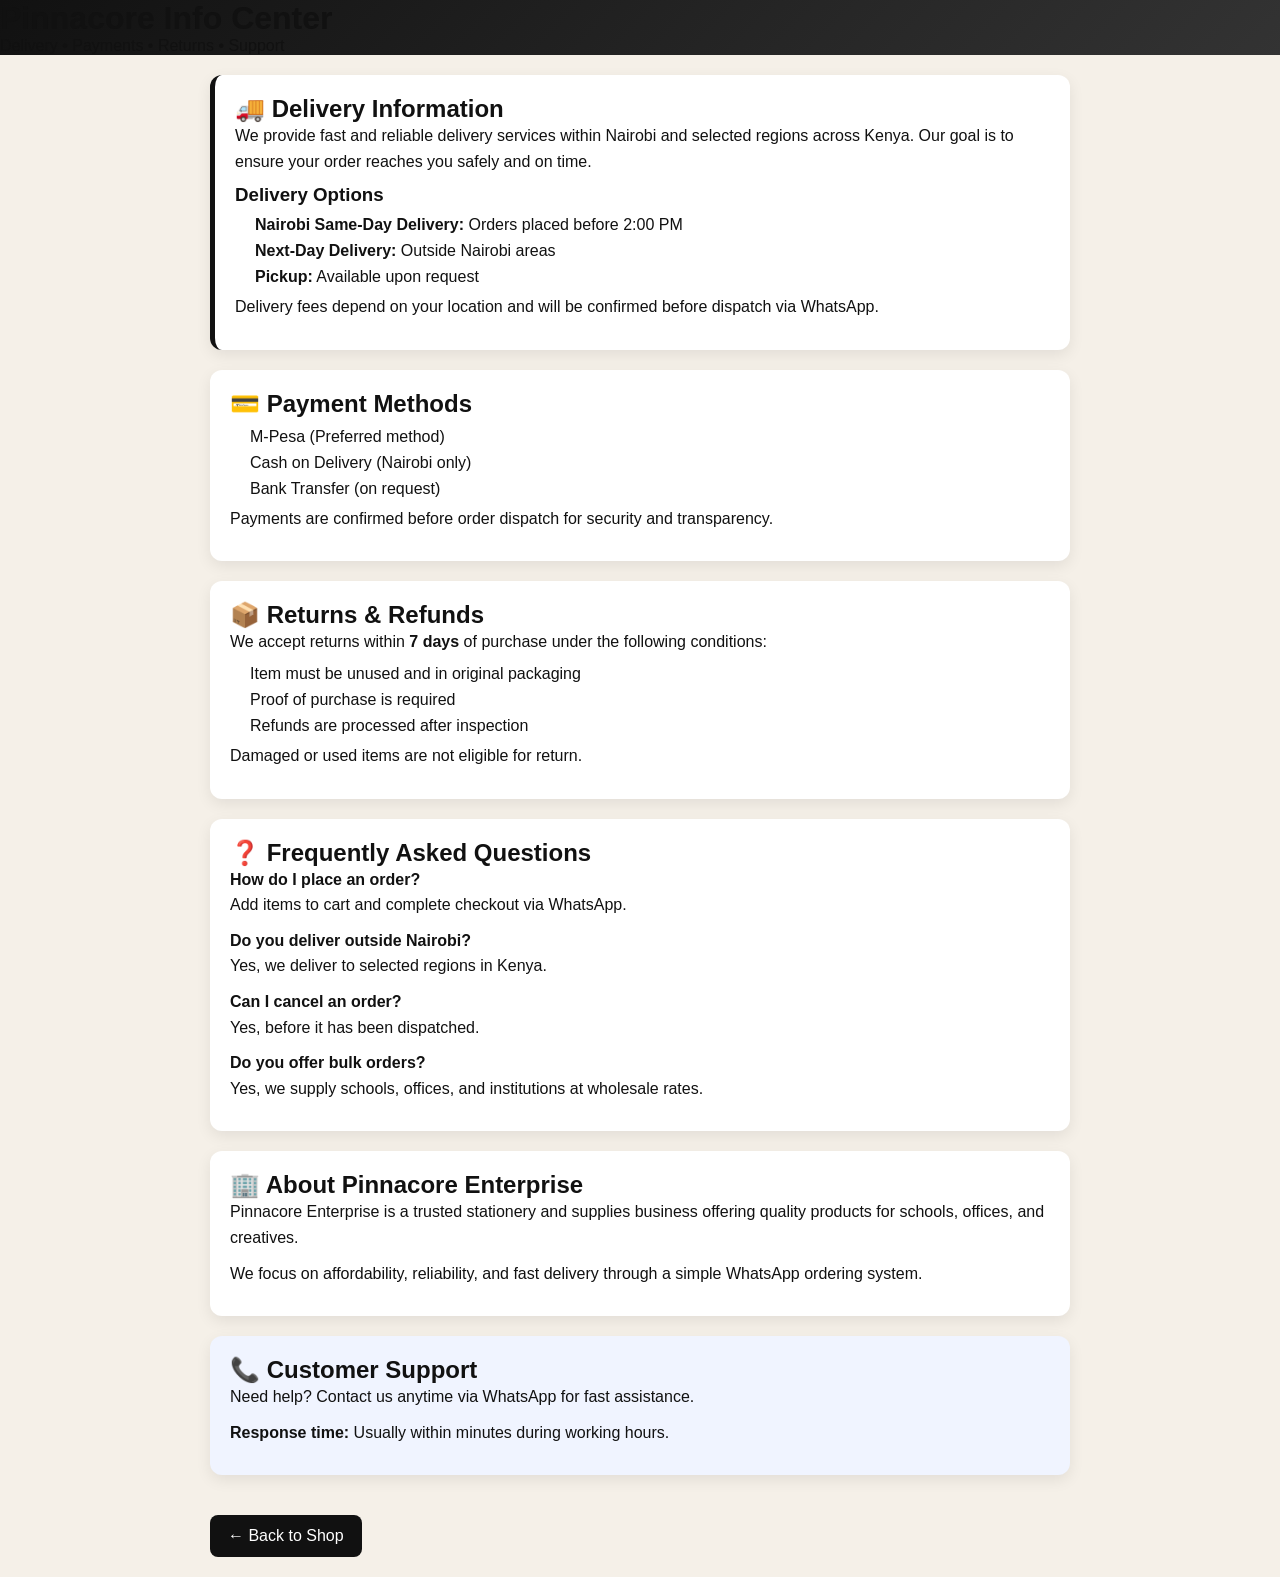
<file: info.html>
<!DOCTYPE html>
<html lang="en">
<head>
  <meta charset="UTF-8">
  <meta name="viewport" content="width=device-width, initial-scale=1.0">
  <title>Info Center | Pinnacore Enterprise</title>

  <link rel="stylesheet" href="style.css">

  <style>
    html {
      scroll-behavior: smooth;
    }
  </style>
</head>

<body>

  <!-- HEADER -->
  <header class="info-header">
    <h1>Pinnacore Info Center</h1>
    <p>Delivery • Payments • Returns • Support</p>
  </header>

  <!-- CONTENT -->
  <main class="info-container">

    <!-- DELIVERY -->
    <section id="delivery" class="info-card highlight">
      <h2>🚚 Delivery Information</h2>

      <p>
        We provide fast and reliable delivery services within Nairobi and selected regions across Kenya.
        Our goal is to ensure your order reaches you safely and on time.
      </p>

      <h3>Delivery Options</h3>
      <ul>
        <li><strong>Nairobi Same-Day Delivery:</strong> Orders placed before 2:00 PM</li>
        <li><strong>Next-Day Delivery:</strong> Outside Nairobi areas</li>
        <li><strong>Pickup:</strong> Available upon request</li>
      </ul>

      <p>
        Delivery fees depend on your location and will be confirmed before dispatch via WhatsApp.
      </p>
    </section>

    <!-- PAYMENTS -->
    <section id="payments" class="info-card">
      <h2>💳 Payment Methods</h2>

      <ul>
        <li>M-Pesa (Preferred method)</li>
        <li>Cash on Delivery (Nairobi only)</li>
        <li>Bank Transfer (on request)</li>
      </ul>

      <p>
        Payments are confirmed before order dispatch for security and transparency.
      </p>
    </section>

    <!-- RETURNS -->
    <section id="returns" class="info-card">
      <h2>📦 Returns & Refunds</h2>

      <p>
        We accept returns within <strong>7 days</strong> of purchase under the following conditions:
      </p>

      <ul>
        <li>Item must be unused and in original packaging</li>
        <li>Proof of purchase is required</li>
        <li>Refunds are processed after inspection</li>
      </ul>

      <p>
        Damaged or used items are not eligible for return.
      </p>
    </section>

    <!-- FAQ -->
    <section id="faq" class="info-card">
      <h2>❓ Frequently Asked Questions</h2>

      <p><strong>How do I place an order?</strong><br>
      Add items to cart and complete checkout via WhatsApp.</p>

      <p><strong>Do you deliver outside Nairobi?</strong><br>
      Yes, we deliver to selected regions in Kenya.</p>

      <p><strong>Can I cancel an order?</strong><br>
      Yes, before it has been dispatched.</p>

      <p><strong>Do you offer bulk orders?</strong><br>
      Yes, we supply schools, offices, and institutions at wholesale rates.</p>
    </section>

    <!-- ABOUT -->
    <section id="about" class="info-card">
      <h2>🏢 About Pinnacore Enterprise</h2>

      <p>
        Pinnacore Enterprise is a trusted stationery and supplies business offering
        quality products for schools, offices, and creatives.
      </p>

      <p>
        We focus on affordability, reliability, and fast delivery through a simple WhatsApp ordering system.
      </p>
    </section>

    <!-- SUPPORT -->
    <section id="support" class="info-card support">
      <h2>📞 Customer Support</h2>

      <p>
        Need help? Contact us anytime via WhatsApp for fast assistance.
      </p>

      <p><strong>Response time:</strong> Usually within minutes during working hours.</p>
    </section>

    <!-- BACK BUTTON -->
    <a href="index.html" class="back-btn">← Back to Shop</a>

  </main>

</body>
</html>
</file>
<file: style.css>
/* ─────────────────────────────────────────────
   PAPYRUS & CO. — PREMIUM STATIONERY
   style.css
───────────────────────────────────────────── */

/* ── Variables ── */
:root {
  --beige: #f5f0e8;
  --beige-dark: #ede6d6;
  --beige-mid: #e8dfc8;
  --white: #ffffff;
  --black: #111111;
  --black-soft: #1e1e1e;
  --charcoal: #2d2d2d;
  --orange: #e8601c;
  --orange-light: #f07840;
  --orange-pale: #fdf0e8;
  --gray: #888;
  --gray-light: #ccc;
  --border: rgba(17,17,17,.1);
  --border-mid: rgba(17,17,17,.18);
  --shadow-sm: 0 2px 12px rgba(0,0,0,.06);
  --shadow-md: 0 8px 32px rgba(0,0,0,.10);
  --shadow-lg: 0 24px 64px rgba(0,0,0,.14);
  --radius: 14px;
  --radius-sm: 8px;
  --font-display: 'Cormorant Garamond', Georgia, serif;
  --font-body: 'DM Sans', sans-serif;
  --transition: .3s cubic-bezier(.4,0,.2,1);
}

/* ── Reset ── */
*, *::before, *::after { box-sizing: border-box; margin: 0; padding: 0; }
html { scroll-behavior: smooth; }
body {
  font-family: var(--font-body);
  background: var(--beige);
  color: var(--black);
  overflow-x: hidden;
}
img { display: block; max-width: 100%; }
a { text-decoration: none; color: inherit; }
ul { list-style: none; }
button { cursor: pointer; border: none; background: none; font-family: inherit; }
input, select { font-family: inherit; }

/* ── Scrollbar ── */
::-webkit-scrollbar { width: 6px; }
::-webkit-scrollbar-track { background: var(--beige); }
::-webkit-scrollbar-thumb { background: var(--orange); border-radius: 99px; }

/* ══════════════════════════════════════════
   HEADER
══════════════════════════════════════════ */
.site-header {
  position: fixed; top: 0; left: 0; right: 0; z-index: 900;
  background: rgba(245,240,232,.92);
  backdrop-filter: blur(16px);
  border-bottom: 1px solid var(--border);
  transition: box-shadow var(--transition);
}
.site-header.scrolled { box-shadow: var(--shadow-md); }

.header-inner {
  display: flex; align-items: center; gap: 1rem;
  max-width: 1400px; margin: auto;
  padding: .9rem 2rem;
}

.logo {
  display: flex; align-items: center; gap: .5rem;
  font-family: var(--font-display);
  font-size: 1.55rem; font-weight: 600;
  letter-spacing: -.01em; color: var(--black);
  flex: 1;
}
.logo em { font-style: italic; color: var(--orange); }
.logo-icon { color: var(--orange); font-size: 1.1rem; }

.main-nav {
  display: flex; gap: 2rem;
}
.main-nav a {
  font-size: .9rem; font-weight: 500; letter-spacing: .04em;
  text-transform: uppercase; color: var(--charcoal);
  position: relative; padding-bottom: 2px;
  transition: color var(--transition);
}
.main-nav a::after {
  content: ''; position: absolute; bottom: 0; left: 0;
  width: 0; height: 2px; background: var(--orange);
  transition: width var(--transition);
}
.main-nav a:hover { color: var(--orange); }
.main-nav a:hover::after { width: 100%; }

.header-actions {
  display: flex; align-items: center; gap: .5rem; margin-left: auto;
}
.search-toggle, .cart-toggle {
  width: 40px; height: 40px;
  display: flex; align-items: center; justify-content: center;
  border-radius: 50%; transition: background var(--transition);
}
.search-toggle:hover, .cart-toggle:hover { background: var(--beige-dark); }

.cart-toggle { position: relative; }
.cart-badge {
  position: absolute; top: 4px; right: 4px;
  background: var(--orange); color: #fff;
  font-size: .6rem; font-weight: 700;
  width: 16px; height: 16px; border-radius: 50%;
  display: flex; align-items: center; justify-content: center;
  opacity: 0; transform: scale(0);
  transition: all var(--transition);
}
.cart-badge.visible { opacity: 1; transform: scale(1); }

/* Search bar */
.search-bar-wrap {
  max-height: 0; overflow: hidden;
  transition: max-height .4s cubic-bezier(.4,0,.2,1), padding .3s;
  display: flex; align-items: center; gap: .5rem;
  padding: 0 2rem;
  background: var(--white);
  border-top: 1px solid transparent;
}
.search-bar-wrap.open {
  max-height: 70px; padding: .7rem 2rem;
  border-top-color: var(--border);
}
.search-bar {
  flex: 1; padding: .65rem 1rem;
  border: 1.5px solid var(--border-mid);
  border-radius: var(--radius-sm); background: var(--beige);
  font-size: .95rem; outline: none;
  transition: border-color var(--transition);
}
.search-bar:focus { border-color: var(--orange); }
.search-close {
  width: 34px; height: 34px; display: flex; align-items: center;
  justify-content: center; border-radius: 50%; font-size: 1rem;
  color: var(--gray); transition: all var(--transition);
}
.search-close:hover { background: var(--beige-dark); color: var(--black); }

/* Mobile menu button */
.mobile-menu-btn {
  display: none; flex-direction: column; gap: 5px;
  width: 34px; padding: 4px;
}
.mobile-menu-btn span {
  display: block; height: 2px; background: var(--black);
  border-radius: 2px; transition: all var(--transition);
}

/* ── Mobile Nav ── */.mobile-overlay {
  position: fixed;
  inset: 0;
  background: rgba(0,0,0,.45);
  z-index: 1000;
  opacity: 0;
  visibility: hidden;
  transition: all var(--transition);
}

.mobile-overlay.active {
  opacity: 1;
  visibility: visible;
}

.mobile-overlay.active { opacity: 1; }

.mobile-nav {
  position: fixed; top: 0; left: -320px; width: 300px; height: 100%;
  background: var(--white); z-index: 1001;
  padding: 2rem 1.5rem; display: flex; flex-direction: column; gap: 1rem;
  transition: left .4s cubic-bezier(.4,0,.2,1);
  overflow-y: auto;
}
.mobile-nav.active {
  left: 0;
}.mobile-nav-close {
  align-self: flex-end; font-size: 1.3rem;
  color: var(--gray); margin-bottom: .5rem;
}
.mob-link {
  font-size: 1.2rem; font-family: var(--font-display); font-weight: 600;
  color: var(--black); padding: .5rem 0;
  border-bottom: 1px solid var(--border);
}
.mob-categories { margin-top: 1rem; }
.mob-categories h4 {
  font-size: .75rem; text-transform: uppercase;
  letter-spacing: .08em; color: var(--gray); margin-bottom: .7rem;
}
.mob-cat-btn {
  display: block; width: 100%; text-align: left;
  padding: .45rem 0; font-size: .95rem;
  color: var(--charcoal); border-bottom: 1px solid var(--border);
  transition: color var(--transition);
}
.mob-cat-btn:hover, .mob-cat-btn.active { color: var(--orange); font-weight: 600; }

/* ══════════════════════════════════════════
   CART SIDEBAR
══════════════════════════════════════════ */
.cart-overlay {
  display: none; position: fixed; inset: 0;
  background: rgba(0,0,0,.4); z-index: 950;
}
.cart-overlay.show { display: block; }

.cart-sidebar {
  position: fixed; top: 0; right: -430px; width: 410px; height: 100%;
  background: var(--white); z-index: 960;
  display: flex; flex-direction: column;
  box-shadow: var(--shadow-lg);
  transition: right .4s cubic-bezier(.4,0,.2,1);
}
.cart-sidebar.open { right: 0; }

.cart-header {
  display: flex; align-items: center; justify-content: space-between;
  padding: 1.5rem;
  border-bottom: 1px solid var(--border);
}
.cart-header h2 {
  font-family: var(--font-display); font-size: 1.6rem; font-weight: 600;
}
.cart-close {
  width: 36px; height: 36px; border-radius: 50%;
  font-size: 1rem; color: var(--gray);
  transition: all var(--transition);
}
.cart-close:hover { background: var(--beige); color: var(--black); }

.cart-items {
  flex: 1; overflow-y: auto; padding: 1rem 1.5rem;
}
.cart-empty {
  text-align: center; color: var(--gray);
  margin-top: 3rem; font-style: italic;
}

.cart-item {
  display: flex; gap: 1rem; padding: .9rem 0;
  border-bottom: 1px solid var(--border);
  animation: fadeInUp .3s ease;
}
.cart-item-img {
  width: 64px; height: 64px; border-radius: var(--radius-sm);
  background: var(--beige); display: flex; align-items: center;
  justify-content: center; font-size: 2rem; flex-shrink: 0;
}
.cart-item-info { flex: 1; }
.cart-item-name { font-weight: 600; font-size: .9rem; margin-bottom: .2rem; }
.cart-item-price { color: var(--orange); font-weight: 700; font-size: .9rem; }
.cart-item-qty-row {
  display: flex; align-items: center; gap: .5rem; margin-top: .4rem;
}
.qty-btn {
  width: 26px; height: 26px; border-radius: 50%;
  background: var(--beige); font-size: 1rem; font-weight: 700;
  display: flex; align-items: center; justify-content: center;
  transition: all var(--transition);
}
.qty-btn:hover { background: var(--orange); color: #fff; }
.qty-display { font-size: .9rem; font-weight: 600; min-width: 20px; text-align: center; }
.cart-item-remove {
  color: var(--gray); font-size: .8rem; margin-left: auto;
  align-self: flex-start; padding: .2rem;
  transition: color var(--transition);
}
.cart-item-remove:hover { color: #e53e3e; }

.cart-footer {
  padding: 1.2rem 1.5rem;
  border-top: 1px solid var(--border);
  display: flex; flex-direction: column; gap: .8rem;
}
.cart-total {
  display: flex; justify-content: space-between;
  font-weight: 700; font-size: 1.05rem;
}
#cartTotal { color: var(--orange); }

.btn-whatsapp-checkout {
  width: 100%; padding: .9rem;
  background: #25d366; color: #fff;
  border-radius: var(--radius-sm); font-weight: 700; font-size: .95rem;
  display: flex; align-items: center; justify-content: center; gap: .5rem;
  transition: all var(--transition);
}
.btn-whatsapp-checkout:hover {
  background: #1ebe5b; transform: translateY(-1px);
  box-shadow: 0 6px 20px rgba(37,211,102,.35);
}
.btn-clear-cart {
  width: 100%; padding: .65rem;
  border: 1.5px solid var(--border-mid);
  border-radius: var(--radius-sm); font-size: .85rem;
  color: var(--gray); transition: all var(--transition);
}
.btn-clear-cart:hover { border-color: #e53e3e; color: #e53e3e; }

/* ══════════════════════════════════════════
   HERO
══════════════════════════════════════════ */
.hero {
  min-height: 100vh;
  display: flex; align-items: center;
  padding: 8rem 2rem 4rem;
  max-width: 1400px; margin: auto;
  position: relative; gap: 3rem;
  overflow: hidden;
}
.hero-bg-text {
  position: absolute; top: 50%; left: 50%;
  transform: translate(-50%,-50%);
  font-family: var(--font-display);
  font-size: clamp(6rem, 14vw, 18rem);
  font-weight: 700; letter-spacing: -.04em;
  color: transparent;
  -webkit-text-stroke: 1px var(--beige-mid);
  pointer-events: none; white-space: nowrap;
  z-index: 0; user-select: none;
}
.hero-content { flex: 1; position: relative; z-index: 1; }
.hero-eyebrow {
  font-size: .8rem; text-transform: uppercase; letter-spacing: .2em;
  color: var(--orange); font-weight: 600; margin-bottom: 1rem;
}
.hero-title {
  font-family: var(--font-display);
  font-size: clamp(3rem, 6vw, 5.5rem);
  line-height: 1.05; font-weight: 600; margin-bottom: 1.5rem;
  color: var(--black);
}
.hero-title em { color: var(--orange); font-style: italic; }
.hero-sub {
  max-width: 480px; line-height: 1.8; color: var(--charcoal);
  font-size: 1.05rem; margin-bottom: 2.5rem;
}
.hero-ctas { display: flex; gap: 1rem; flex-wrap: wrap; }

.btn-primary {
  padding: .85rem 2.2rem;
  background: var(--black); color: var(--white);
  border-radius: var(--radius-sm); font-weight: 600; font-size: .9rem;
  letter-spacing: .03em; text-transform: uppercase;
  transition: all var(--transition);
}
.btn-primary:hover {
  background: var(--orange); transform: translateY(-2px);
  box-shadow: 0 8px 24px rgba(232,96,28,.35);
}
.btn-ghost {
  padding: .85rem 2.2rem;
  border: 2px solid var(--black); color: var(--black);
  border-radius: var(--radius-sm); font-weight: 600; font-size: .9rem;
  letter-spacing: .03em; text-transform: uppercase;
  transition: all var(--transition);
}
.btn-ghost:hover {
  border-color: var(--orange); color: var(--orange);
}

.hero-visual {
  flex: 1; position: relative; height: 480px;
  display: flex; align-items: center; justify-content: center;
  z-index: 1;
}
.hero-orb {
  width: 320px; height: 320px; border-radius: 50%;
  background: radial-gradient(circle at 40% 40%, var(--orange-light), var(--orange) 60%, #c24a0e);
  opacity: .12;
  position: absolute;
  animation: pulse 4s ease-in-out infinite;
}
@keyframes pulse {
  0%, 100% { transform: scale(1); opacity: .12; }
  50% { transform: scale(1.08); opacity: .18; }
}
.hero-card {
  position: absolute;
  background: var(--white);
  border-radius: var(--radius); padding: 1rem 1.4rem;
  display: flex; align-items: center; gap: .7rem;
  font-weight: 600; font-size: .9rem;
  box-shadow: var(--shadow-md);
  border: 1px solid var(--border);
  animation: float 3s ease-in-out infinite;
  white-space: nowrap;
}
.hc-emoji { font-size: 1.4rem; }
.hc1 { top: 10%; left: 5%; animation-delay: 0s; }
.hc2 { top: 45%; right: 5%; animation-delay: .8s; }
.hc3 { bottom: 15%; left: 15%; animation-delay: 1.6s; }

@keyframes float {
  0%, 100% { transform: translateY(0); }
  50% { transform: translateY(-12px); }
}

/* ══════════════════════════════════════════
   MARQUEE
══════════════════════════════════════════ */
.marquee-wrap {
  background: var(--black); color: var(--white);
  padding: .75rem 0; overflow: hidden;
}
.marquee-track {
  display: flex; gap: 2.5rem; width: max-content;
  animation: marquee 30s linear infinite;
  font-size: .82rem; letter-spacing: .08em; text-transform: uppercase;
  font-weight: 500;
}
.marquee-track .sep { color: var(--orange); }
@keyframes marquee {
  from { transform: translateX(0); }
  to { transform: translateX(-50%); }
}

/* ══════════════════════════════════════════
   SECTION COMMONS
══════════════════════════════════════════ */
.section-header {
  text-align: center; margin-bottom: 3rem;
}
.section-eyebrow {
  font-size: .78rem; text-transform: uppercase;
  letter-spacing: .2em; color: var(--orange);
  font-weight: 600; margin-bottom: .6rem;
}
.section-title {
  font-family: var(--font-display);
  font-size: clamp(2rem, 4vw, 3.2rem);
  font-weight: 600; color: var(--black);
}

/* ══════════════════════════════════════════
   FEATURED
══════════════════════════════════════════ */
.featured-section {
  padding: 5rem 2rem;
  max-width: 1400px; margin: auto;
}
.featured-grid {
  display: grid;
  grid-template-columns: repeat(auto-fill, minmax(260px, 1fr));
  gap: 1.6rem;
}

/* ══════════════════════════════════════════
   SHOP LAYOUT
══════════════════════════════════════════ */
.shop-section {
  padding: 4rem 2rem 6rem;
  max-width: 1400px; margin: auto;
}
.shop-layout {
  display: grid;
  grid-template-columns: 240px 1fr;
  gap: 2.5rem;
  align-items: start;
}

/* ── Category Sidebar ── */
.category-sidebar { position: sticky; top: 80px; }
.sidebar-inner {
  background: var(--white);
  border-radius: var(--radius);
  border: 1px solid var(--border);
  overflow: hidden;
}
.sidebar-title {
  padding: 1.2rem 1.4rem;
  font-family: var(--font-display); font-size: 1.2rem; font-weight: 600;
  border-bottom: 1px solid var(--border);
}
.category-list { padding: .5rem 0; }
.category-list li button {
  display: flex; align-items: center; justify-content: space-between;
  width: 100%; padding: .6rem 1.4rem;
  font-size: .9rem; font-weight: 500;
  color: var(--charcoal); text-align: left;
  transition: all var(--transition);
  border-left: 3px solid transparent;
}
.category-list li button:hover {
  background: var(--beige); color: var(--orange);
}
.category-list li button.active {
  background: var(--orange-pale);
  color: var(--orange); font-weight: 700;
  border-left-color: var(--orange);
}
.cat-count {
  background: var(--beige); color: var(--gray);
  font-size: .7rem; font-weight: 700;
  padding: .15rem .45rem; border-radius: 99px;
}
button.active .cat-count { background: var(--orange); color: #fff; }

.sidebar-promo {
  padding: 1.2rem 1.4rem;
  background: var(--beige);
  border-top: 1px solid var(--border);
  display: flex; gap: .6rem; align-items: flex-start;
  font-size: .82rem; line-height: 1.5; color: var(--charcoal);
}
.promo-icon { font-size: 1.1rem; flex-shrink: 0; }

/* ── Products area ── */
.products-toolbar {
  display: flex; align-items: center;
  justify-content: space-between;
  margin-bottom: 1.4rem;
}
.results-count { font-size: .85rem; color: var(--gray); }
.sort-select {
  padding: .45rem .9rem; border-radius: var(--radius-sm);
  border: 1.5px solid var(--border-mid); background: var(--white);
  font-size: .85rem; color: var(--charcoal); outline: none;
  cursor: pointer; transition: border-color var(--transition);
}
.sort-select:focus { border-color: var(--orange); }

.products-grid {
  display: grid;
  grid-template-columns: repeat(auto-fill, minmax(220px, 1fr));
  gap: 1.4rem;
}

/* ── No Results ── */
.no-results {
  text-align: center; padding: 4rem 2rem;
  color: var(--gray);
}
.no-results span { font-size: 3rem; display: block; margin-bottom: 1rem; }
.no-results p { font-size: 1rem; }

/* ══════════════════════════════════════════
   PRODUCT CARD
══════════════════════════════════════════ */
.product-card {
  background: var(--white);
  border-radius: var(--radius); overflow: hidden;
  border: 1px solid var(--border);
  transition: all var(--transition);
  position: relative;
  animation: fadeInUp .4s ease both;
}
.product-card:hover {
  transform: translateY(-6px);
  box-shadow: var(--shadow-lg);
  border-color: transparent;
}

.product-card.featured-card {
  border: 2px solid transparent;
  background: linear-gradient(white, white) padding-box,
              linear-gradient(135deg, var(--orange), var(--beige-dark)) border-box;
}

.product-badge {
  position: absolute; top: .8rem; left: .8rem;
  background: var(--orange); color: #fff;
  font-size: .65rem; font-weight: 800; letter-spacing: .08em;
  text-transform: uppercase; padding: .25rem .6rem;
  border-radius: 99px; z-index: 2;
}
.badge-low {
  position: absolute; top: .8rem; right: .8rem;
  background: #ff4747; color: #fff;
  font-size: .65rem; font-weight: 700; letter-spacing: .05em;
  text-transform: uppercase; padding: .25rem .6rem;
  border-radius: 99px; z-index: 2;
}

.product-img-wrap {
  height: 180px; background: var(--beige);
  display: flex; align-items: center; justify-content: center;
  font-size: 4.5rem; position: relative; overflow: hidden;
  transition: transform var(--transition);
}
.product-card:hover .product-img-wrap { transform: scale(1.04); }
.product-img-wrap img {
  width: 100%; height: 100%; object-fit: cover;
  position: absolute; inset: 0;
}
.product-emoji {
  font-size: 4rem; position: relative; z-index: 1;
  transition: transform var(--transition);
}
.product-card:hover .product-emoji { transform: scale(1.1) rotate(-3deg); }

.product-info { padding: 1rem 1.1rem 1.2rem; }
.product-category {
  font-size: .7rem; text-transform: uppercase;
  letter-spacing: .12em; color: var(--orange);
  font-weight: 700; margin-bottom: .35rem;
}
.product-name {
  font-family: var(--font-display); font-size: 1.05rem;
  font-weight: 600; line-height: 1.3; margin-bottom: .5rem;
  color: var(--black);
}
.product-meta {
  display: flex; align-items: center;
  justify-content: space-between; margin-bottom: .9rem;
}
.product-price {
  font-size: 1.1rem; font-weight: 800; color: var(--black);
}
.product-stock {
  font-size: .75rem; color: var(--gray);
  background: var(--beige); padding: .2rem .5rem;
  border-radius: 99px;
}
.product-stock.low { background: #fff0f0; color: #e53e3e; }

.product-actions { display: flex; gap: .5rem; }
.btn-add-cart {
  flex: 1; padding: .6rem;
  background: var(--black); color: #fff;
  border-radius: var(--radius-sm); font-size: .82rem;
  font-weight: 700; text-transform: uppercase; letter-spacing: .04em;
  transition: all var(--transition);
}
.btn-add-cart:hover {
  background: var(--orange);
  box-shadow: 0 4px 16px rgba(232,96,28,.35);
}
.btn-wa-order {
  padding: .6rem .9rem;
  background: #25d366; color: #fff;
  border-radius: var(--radius-sm);
  display: flex; align-items: center; justify-content: center;
  transition: all var(--transition);
}
.btn-wa-order:hover {
  background: #1ebe5b;
  box-shadow: 0 4px 14px rgba(37,211,102,.4);
}
.btn-wa-order svg { width: 16px; height: 16px; }

/* ══════════════════════════════════════════
   FOOTER
══════════════════════════════════════════ */
.site-footer {
  background: var(--black-soft); color: var(--white);
  padding: 4rem 2rem 0;
  margin-top: 4rem;
}
.footer-inner {
  max-width: 1400px; margin: auto;
  display: grid;
  grid-template-columns: 2fr 1fr 1fr 1fr;
  gap: 3rem;
  padding-bottom: 3rem;
  border-bottom: 1px solid rgba(255,255,255,.1);
}
.footer-brand .logo-icon { color: var(--orange); }
.footer-brand h3 {
  font-family: var(--font-display); font-size: 1.6rem;
  margin: .3rem 0 .8rem;
}
.footer-brand p {
  color: rgba(255,255,255,.55); line-height: 1.7;
  font-size: .88rem; max-width: 300px; margin-bottom: 1.2rem;
}
.footer-wa {
  display: inline-flex; align-items: center; gap: .5rem;
  background: #25d366; color: #fff;
  padding: .55rem 1.1rem; border-radius: var(--radius-sm);
  font-size: .85rem; font-weight: 700;
  transition: all var(--transition);
}
.footer-wa:hover { background: #1ebe5b; transform: translateY(-1px); }

.footer-links h4 {
  font-size: .75rem; text-transform: uppercase;
  letter-spacing: .15em; color: var(--orange);
  margin-bottom: 1rem;
}
.footer-links a, .footer-links p {
  display: block; font-size: .87rem;
  color: rgba(255,255,255,.55); margin-bottom: .5rem;
  transition: color var(--transition);
}
.footer-links a:hover { color: var(--white); }

.footer-bottom {
  max-width: 1400px; margin: auto;
  padding: 1.2rem 0;
  font-size: .8rem; color: rgba(255,255,255,.35);
  text-align: center;
}

/* ══════════════════════════════════════════
   ANIMATIONS
══════════════════════════════════════════ */
@keyframes fadeInUp {
  from { opacity: 0; transform: translateY(24px); }
  to { opacity: 1; transform: translateY(0); }
}

/* ══════════════════════════════════════════
   RESPONSIVE — TABLET
══════════════════════════════════════════ */
@media (max-width: 1100px) {
  .shop-layout { grid-template-columns: 210px 1fr; }
  .footer-inner { grid-template-columns: 1fr 1fr; }
}

@media (max-width: 900px) {
  .main-nav { display: none; }
  .mobile-menu-btn { display: flex; }
  .mobile-overlay { display: block; }

  .hero { flex-direction: column; padding-top: 7rem; text-align: center; }
  .hero-visual { height: 280px; width: 100%; }
  .hero-sub { margin: auto auto 2rem; }
  .hero-ctas { justify-content: center; }

  .shop-layout { grid-template-columns: 1fr; }
  .category-sidebar { position: static; }
  .sidebar-inner { display: flex; flex-wrap: wrap; gap: .3rem; padding: .8rem; }
  .sidebar-title { display: none; }
  .category-list { display: flex; flex-wrap: wrap; gap: .3rem; padding: 0; border: none; }
  .category-list li button {
    padding: .3rem .8rem; border-radius: 99px;
    border: 1.5px solid var(--border-mid);
    font-size: .8rem; width: auto;
  }
  .category-list li button.active {
    border-color: var(--orange);
  }
  .cat-count { display: none; }
  .sidebar-promo { display: none; }
}

/* ══════════════════════════════════════════
   RESPONSIVE — MOBILE
══════════════════════════════════════════ */
/* ══════════════════════════════════════════
   RESPONSIVE — TABLET 900px
══════════════════════════════════════════ */
@media (max-width: 900px) {
  .main-nav { display: none; }
  .mobile-menu-btn { display: flex !important; }

  /* Hero stacks vertically */
  .hero {
    flex-direction: column;
    padding-top: 7rem;
    text-align: center;
    min-height: auto;
    gap: 2rem;
  }
  .hero-visual { height: 260px; width: 100%; }
  .hero-sub { margin: 0 auto 2rem; max-width: 90%; }
  .hero-ctas { justify-content: center; }
  .hero-bg-text { display: none; }

  /* Shop layout becomes single column */
  .shop-layout { grid-template-columns: 1fr; }
  .category-sidebar { position: static; }

  /* Sidebar becomes horizontal pill tabs */
  .sidebar-inner {
    display: flex;
    flex-wrap: wrap;
    gap: .4rem;
    padding: .8rem;
    border-radius: 12px;
  }
  .sidebar-title { display: none; }
  .category-list {
    display: flex;
    flex-wrap: wrap;
    gap: .35rem;
    padding: 0;
    width: 100%;
  }
  .category-list li { width: auto; }
  .category-list li button {
    padding: .35rem .85rem;
    border-radius: 99px;
    border: 1.5px solid var(--border-mid);
    font-size: .78rem;
    width: auto;
    white-space: nowrap;
  }
  .category-list li button.active {
    border-color: var(--orange);
    background: var(--orange-pale);
    color: var(--orange);
  }
  .cat-count { display: none; }
  .sidebar-promo { display: none; }
}

/* ══════════════════════════════════════════
   RESPONSIVE — MOBILE 600px
══════════════════════════════════════════ */
@media (max-width: 600px) {

  /* Header */
  .header-inner {
    padding: .65rem 1rem;
    gap: .5rem;
  }
  .logo { font-size: 1.2rem; }
  .logo em { display: inline; }

  /* Hamburger — make sure it shows */
  .mobile-menu-btn {
    display: flex !important;
    order: -1;
  }

  /* Search bar full width */
  .search-bar-wrap.open { padding: .6rem 1rem; }
  .search-bar { font-size: .9rem; }

  /* Hero */
  .hero {
    padding: 6rem 1rem 2.5rem;
    gap: 1.5rem;
  }
  .hero-title { font-size: 2.4rem; line-height: 1.1; }
  .hero-sub { font-size: .9rem; }
  .hero-ctas { flex-direction: column; align-items: center; gap: .7rem; }
  .btn-primary, .btn-ghost {
    width: 100%;
    max-width: 280px;
    text-align: center;
    padding: .85rem 1.5rem;
  }
  .hero-visual { height: 220px; }
  .hero-card { font-size: .7rem; padding: .55rem .75rem; gap: .4rem; }
  .hc-emoji { font-size: 1.1rem; }

  /* Sections */
  .featured-section { padding: 2.5rem 1rem; }
  .shop-section { padding: 2.5rem 1rem 4rem; }
  .section-title { font-size: 1.7rem; }
  .section-eyebrow { font-size: .72rem; }

  /* Products grid — 2 columns on mobile */
  .featured-grid,
  .products-grid {
    grid-template-columns: repeat(2, 1fr);
    gap: .8rem;
  }

  /* Product cards compact */
  .product-img-wrap { height: 130px; }
  .product-emoji-fallback { font-size: 2.8rem; }
  .product-info { padding: .7rem .75rem .9rem; }
  .product-category { font-size: .62rem; }
  .product-name { font-size: .82rem; line-height: 1.25; margin-bottom: .35rem; }
  .product-desc { display: none; }
  .product-price { font-size: .95rem; }
  .product-stock { font-size: .65rem; padding: .15rem .4rem; }
  .product-meta { margin-bottom: .6rem; gap: .3rem; flex-wrap: wrap; }
  .product-actions { gap: .3rem; }
  .btn-add-cart { font-size: .72rem; padding: .5rem .4rem; letter-spacing: 0; }
  .btn-wa-order { padding: .5rem .55rem; }
  .btn-wa-order svg { width: 14px; height: 14px; }

  /* Badges */
  .product-badge { font-size: .58rem; padding: .2rem .5rem; top: .5rem; left: .5rem; }
  .badge-low, .badge-out { font-size: .58rem; padding: .2rem .5rem; top: .5rem; right: .5rem; }

  /* Toolbar */
  .products-toolbar {
    flex-direction: column;
    align-items: flex-start;
    gap: .5rem;
  }
  .sort-select { width: 100%; }
  .results-count { font-size: .8rem; }

  /* Cart full screen */
  .cart-sidebar { width: 100%; right: -100%; }
  .cart-sidebar.open { right: 0; }
  .cart-header { padding: 1.2rem 1rem; }
  .cart-items { padding: .8rem 1rem; }
  .cart-footer { padding: 1rem; }

  /* Footer */
  .footer-inner {
    grid-template-columns: 1fr;
    gap: 2rem;
    padding: 2.5rem 1rem 2rem;
  }
  .site-footer { padding: 0; }
  .footer-brand p { max-width: 100%; }
  .footer-bottom { padding: 1rem; font-size: .75rem; }

  /* Mobile nav full styling */
  .mobile-nav {
    width: 85%;
    max-width: 300px;
    padding: 1.5rem 1.2rem;
    gap: .8rem;
  }
  .mob-link {
    font-size: 1.1rem;
    padding: .6rem 0;
  }
  .mob-categories h4 {
    font-size: .7rem;
    margin-top: 1rem;
  }
  .mob-cat-btn {
    font-size: .85rem;
    padding: .5rem 0;
  }
}

/* ══════════════════════════════════════════
   RESPONSIVE — VERY SMALL 380px
══════════════════════════════════════════ */
@media (max-width: 380px) {
  .featured-grid,
  .products-grid {
    grid-template-columns: 1fr;
  }
  .hero-title { font-size: 2rem; }
  .logo { font-size: 1.05rem; }
}

/* ══════════════════════════════════════════
   TOAST NOTIFICATION
══════════════════════════════════════════ */
.toast {
  position: fixed;
  bottom: 2rem;
  left: 50%;
  transform: translateX(-50%) translateY(20px);
  background: var(--black);
  color: #fff;
  padding: .7rem 1.4rem;
  border-radius: 99px;
  font-size: .85rem;
  font-weight: 500;
  z-index: 9999;
  opacity: 0;
  pointer-events: none;
  transition: all .3s ease;
  white-space: nowrap;
}
.toast.show {
  opacity: 1;
  transform: translateX(-50%) translateY(0);
}

/* ══════════════════════════════════════════
   PRODUCT CARD SCROLL REVEAL
══════════════════════════════════════════ */
.product-card {
  opacity: 0;
  transform: translateY(20px);
  transition: opacity .4s ease, transform .4s ease,
              box-shadow .3s ease, border-color .3s ease;
}
.product-card.visible {
  opacity: 1;
  transform: translateY(0);
}

/* Product description line clamp */
.product-desc {
  font-size: .78rem;
  color: var(--gray);
  line-height: 1.5;
  margin-bottom: .6rem;
  display: -webkit-box;
  -webkit-line-clamp: 2;
  -webkit-box-orient: vertical;
  overflow: hidden;
}

/* Cart item category label */
.cart-item-cat {
  font-size: .72rem;
  color: var(--gray);
  margin-bottom: .2rem;
}

/* Sold out badge */
.badge-out {
  position: absolute;
  top: .8rem;
  right: .8rem;
  background: #666;
  color: #fff;
  font-size: .65rem;
  font-weight: 700;
  letter-spacing: .05em;
  text-transform: uppercase;
  padding: .25rem .6rem;
  border-radius: 99px;
  z-index: 2;
}

/* Emoji fallback for cards */
.product-emoji-fallback {
  font-size: 4rem;
  display: flex;
  align-items: center;
  justify-content: center;
  width: 100%;
  height: 100%;
}

/* Header hidden state (scroll behaviour) */
.site-header.hidden {
  transform: translateY(-100%);
  transition: transform .4s cubic-bezier(.4,0,.2,1);
}
.site-header {
  transition: transform .4s cubic-bezier(.4,0,.2,1), box-shadow .3s ease;
}
@media (max-width: 600px) {
  .header-inner { padding: .7rem 1rem; }
  .hero { padding: 7rem 1rem 3rem; }
  .hero-bg-text { font-size: 5rem; }
  .hero-card { font-size: .75rem; padding: .7rem .9rem; }

  .featured-section, .shop-section { padding: 3rem 1rem; }
  .featured-grid, .products-grid { grid-template-columns: repeat(auto-fill, minmax(160px, 1fr)); gap: 1rem; }
  .product-img-wrap { height: 140px; }
  .product-emoji { font-size: 3rem; }
  .product-name { font-size: .9rem; }

  .cart-sidebar { width: 100%; right: -100%; }
  .cart-sidebar.open { right: 0; }

  .footer-inner { grid-template-columns: 1fr; gap: 2rem; }
  .section-title { font-size: 1.8rem; }

  .products-toolbar { flex-direction: column; align-items: flex-start; gap: .5rem; }
}


/* Prevent horizontal scrolling on phones */
html, body {
  overflow-x: hidden;
  width: 100%;
}

/* Better mobile touch behavior */
button, a {
  -webkit-tap-highlight-color: transparent;
}

/* Smooth animations */
.mobile-nav,
.mobile-overlay {
  will-change: transform, opacity;
}



/* =========================================
   MOBILE OPTIMIZATION
========================================= */

@media (max-width: 768px) {

  /* ---------- GENERAL ---------- */

  body {
    overflow-x: hidden;
  }

  section {
    padding-left: 14px;
    padding-right: 14px;
  }

  /* ---------- HEADER ---------- */

  .header-inner {
    padding: 12px 14px;
  }

  .logo-text h1 {
    font-size: 1rem;
  }

  .logo-text p {
    font-size: 0.7rem;
  }

  /* ---------- HERO ---------- */

  .hero {
    padding-top: 110px;
    min-height: auto;
  }

  .hero-content {
    text-align: center;
    padding: 0 4px;
  }

  .hero-title {
    font-size: 2.1rem;
    line-height: 1.15;
  }

  .hero-subtitle {
    font-size: 0.95rem;
    line-height: 1.6;
  }

  .hero-buttons {
    flex-direction: column;
    gap: 12px;
    width: 100%;
  }

  .hero-buttons a,
  .hero-buttons button {
    width: 100%;
  }

  .hero-visual {
    margin-top: 30px;
  }

  /* ---------- PRODUCTS ---------- */

  .products-grid,
  #productsGrid,
  #featuredGrid {
    grid-template-columns: 1fr !important;
    gap: 18px;
  }

  .product-card {
    border-radius: 20px;
    overflow: hidden;
  }

  .product-img-wrap {
    height: 220px;
  }

  .product-info {
    padding: 16px;
  }

  .product-name {
    font-size: 1rem;
    line-height: 1.4;
  }

  .product-desc {
    font-size: 0.88rem;
    line-height: 1.5;
  }

  .product-meta {
    flex-direction: column;
    align-items: flex-start;
    gap: 8px;
  }

  .product-actions {
    gap: 10px;
  }

  .btn-add-cart {
    width: 100%;
    justify-content: center;
  }

  .btn-wa-order {
    width: 48px;
    height: 48px;
    flex-shrink: 0;
  }

  /* ---------- SIDEBAR ---------- */

  .sidebar,
  .sidebar-inner {
    position: static;
    width: 100%;
  }

  /* ---------- CATEGORY BUTTONS ---------- */

  #categoryList {
    display: flex;
    gap: 10px;
    overflow-x: auto;
    padding-bottom: 10px;
    scrollbar-width: none;
  }

  #categoryList::-webkit-scrollbar {
    display: none;
  }

  #categoryList li {
    flex-shrink: 0;
  }

  #categoryList button {
    white-space: nowrap;
  }

  /* ---------- SEARCH ---------- */

  .search-bar-wrap,
  #searchBarWrap {
    width: calc(100vw - 24px);
    left: 12px;
    right: 12px;
  }

  #searchBar {
    width: 100%;
  }

  /* ---------- CART ---------- */

  .cart-sidebar,
  #cartSidebar {
    width: 100%;
    max-width: 100%;
    border-radius: 0;
  }

  .cart-item {
    gap: 12px;
  }

  .cart-item-name {
    font-size: 0.9rem;
  }

  .cart-footer {
    padding-bottom: 20px;
  }

  /* ---------- FOOTER ---------- */

  footer {
    text-align: center;
  }

  .footer-grid {
    grid-template-columns: 1fr;
    gap: 30px;
  }

}


.product-img-wrap {
  background: #f5f5f5;
  display: flex;
  align-items: center;
  justify-content: center;
}

.product-img-wrap img {
  width: 100%;
  height: 100%;
  object-fit: cover;
}

/* fallback emoji styling */
.product-emoji-fallback {
  font-size: 2rem;
  display: none;
}

#mobileNav {
  position: fixed;
  top: 0;
  left: -100%;
  width: 85%;
  height: 100%;
  background: #fff;
  z-index: 9999;
  transition: 0.3s ease;
  overflow-y: auto;
}

#mobileNav.open {
  left: 0;
}

#mobileOverlay {
  position: fixed;
  inset: 0;
  background: rgba(0,0,0,0.5);
  z-index: 9998;
  display: none;
}

#mobileOverlay.show {
  display: block;
}

@media (max-width: 768px) {

  #categoryList {
    position: sticky;
    top: 70px;
    z-index: 1000;
    background: white;
    padding: 10px 8px;
    border-bottom: 1px solid #eee;
  }

}

.highlight {
  border-left: 5px solid #111;
}

.support {
  background: #f0f4ff;
}

.info-card ul {
  padding-left: 20px;
  margin-top: 10px;
}

.info-card ul li {
  margin-bottom: 8px;
}

.info-card p {
  line-height: 1.6;
  margin-bottom: 10px;
}

/* make header slightly more premium */
.info-header {
  background: linear-gradient(135deg, #111, #333);
}

/* hover effect for cards */
.info-card {
  transition: transform 0.2s ease;
}

.info-card:hover {
  transform: translateY(-3px);
}

.info-container {
  max-width: 900px;
  margin: auto;
  padding: 20px;
}

.info-card {
  background: white;
  padding: 20px;
  margin-bottom: 20px;
  border-radius: 12px;
  box-shadow: 0 5px 15px rgba(0,0,0,0.08);
}

.highlight {
  border-left: 5px solid #111;
}

.support {
  background: #f0f4ff;
}

.back-btn {
  display: inline-block;
  margin-top: 20px;
  padding: 12px 18px;
  background: #111;
  color: white;
  text-decoration: none;
  border-radius: 8px;
}
</file>
